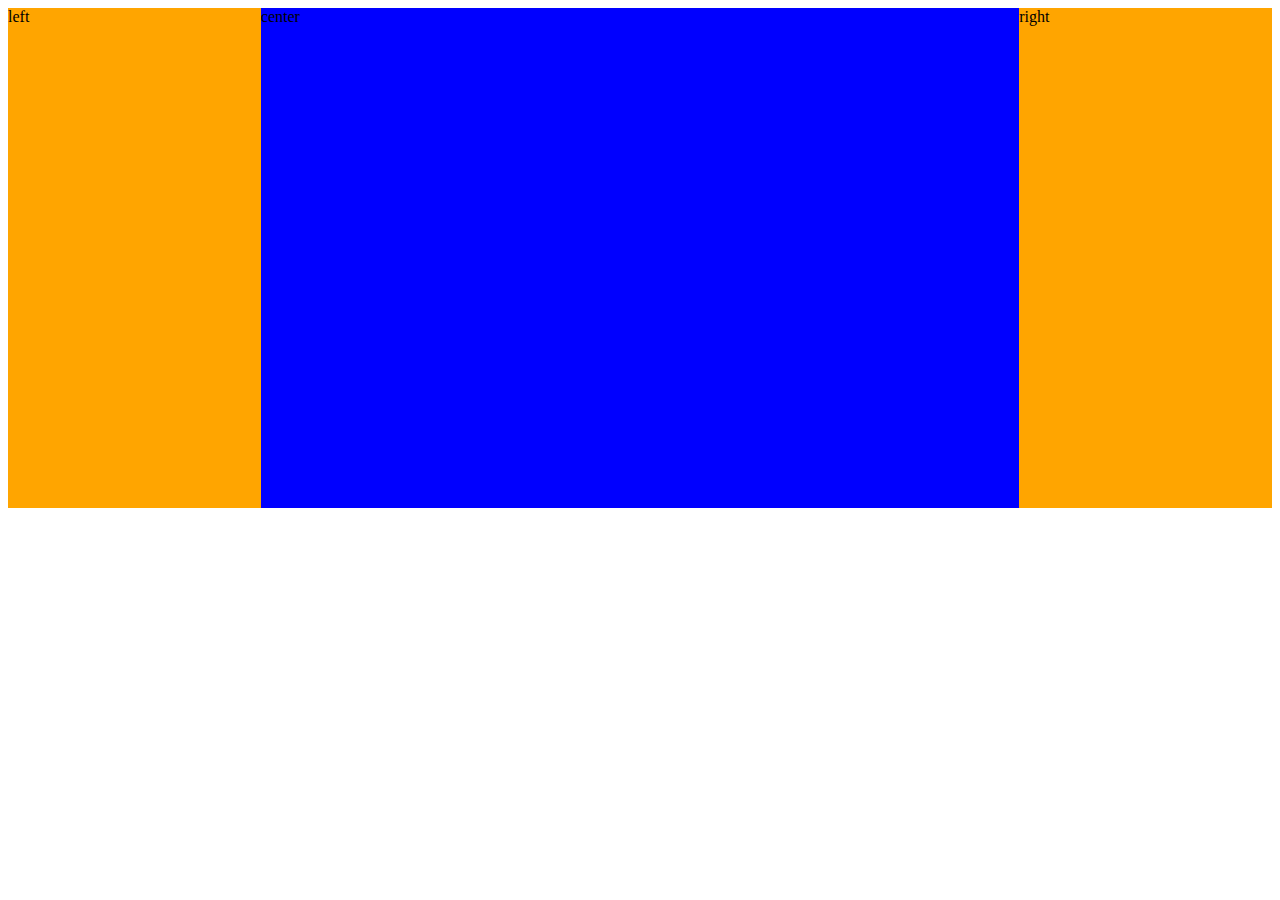
<file: example.html>
<!DOCTYPE html>
<head>
  <title> 3 week 3 pages </title>
  <meta charset="utf-8">
  <link rel="stylesheet" >
  <style>
  .left, .right {
    background-color: orange;
    width:20%;
  }

  .center {
    background-color: blue;
    width:60%
  }

  div {
    height:500px;
  }
  body {
    display:flex;
  }

  @media screen and (max-width:768px) {
    div  {

    }
  }
  </style>
</head>
<body >
  <div class="left">left</div>
  <div class="center">center</div>
  <div class="right">right</div>

</body>

</html>
</file>
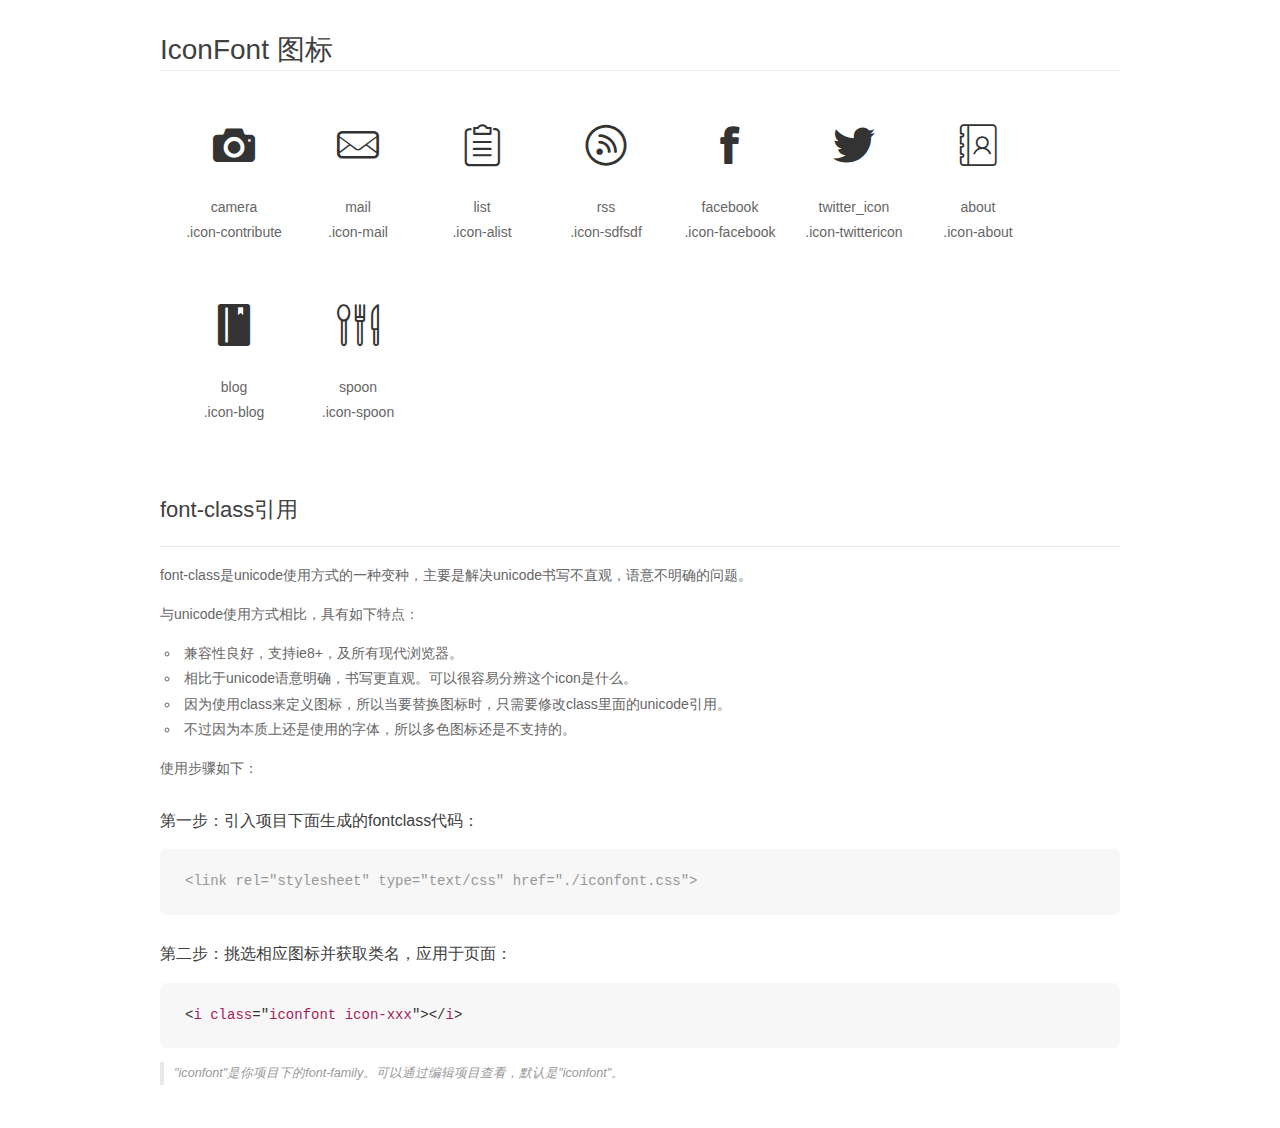
<file: iconFont/demo_fontclass.html>
<!DOCTYPE html>
<html>
<head>
    <meta charset="utf-8"/>
    <title>IconFont</title>
    <link rel="stylesheet" href="demo.css">
    <link rel="stylesheet" href="iconfont.css">
</head>
<body>
    <div class="main markdown">
        <h1>IconFont 图标</h1>
        <ul class="icon_lists clear">
            
                <li>
                <i class="icon iconfont icon-contribute"></i>
                    <div class="name">camera</div>
                    <div class="fontclass">.icon-contribute</div>
                </li>
            
                <li>
                <i class="icon iconfont icon-mail"></i>
                    <div class="name">mail</div>
                    <div class="fontclass">.icon-mail</div>
                </li>
            
                <li>
                <i class="icon iconfont icon-alist"></i>
                    <div class="name">list</div>
                    <div class="fontclass">.icon-alist</div>
                </li>
            
                <li>
                <i class="icon iconfont icon-sdfsdf"></i>
                    <div class="name">rss</div>
                    <div class="fontclass">.icon-sdfsdf</div>
                </li>
            
                <li>
                <i class="icon iconfont icon-facebook"></i>
                    <div class="name">facebook</div>
                    <div class="fontclass">.icon-facebook</div>
                </li>
            
                <li>
                <i class="icon iconfont icon-twittericon"></i>
                    <div class="name">twitter_icon</div>
                    <div class="fontclass">.icon-twittericon</div>
                </li>
            
                <li>
                <i class="icon iconfont icon-about"></i>
                    <div class="name">about</div>
                    <div class="fontclass">.icon-about</div>
                </li>
            
                <li>
                <i class="icon iconfont icon-blog"></i>
                    <div class="name">blog</div>
                    <div class="fontclass">.icon-blog</div>
                </li>
            
                <li>
                <i class="icon iconfont icon-spoon"></i>
                    <div class="name">spoon</div>
                    <div class="fontclass">.icon-spoon</div>
                </li>
            
        </ul>

        <h2 id="font-class-">font-class引用</h2>
        <hr>

        <p>font-class是unicode使用方式的一种变种，主要是解决unicode书写不直观，语意不明确的问题。</p>
        <p>与unicode使用方式相比，具有如下特点：</p>
        <ul>
        <li>兼容性良好，支持ie8+，及所有现代浏览器。</li>
        <li>相比于unicode语意明确，书写更直观。可以很容易分辨这个icon是什么。</li>
        <li>因为使用class来定义图标，所以当要替换图标时，只需要修改class里面的unicode引用。</li>
        <li>不过因为本质上还是使用的字体，所以多色图标还是不支持的。</li>
        </ul>
        <p>使用步骤如下：</p>
        <h3 id="-fontclass-">第一步：引入项目下面生成的fontclass代码：</h3>


        <pre><code class="lang-js hljs javascript"><span class="hljs-comment">&lt;link rel="stylesheet" type="text/css" href="./iconfont.css"&gt;</span></code></pre>
        <h3 id="-">第二步：挑选相应图标并获取类名，应用于页面：</h3>
        <pre><code class="lang-css hljs">&lt;<span class="hljs-selector-tag">i</span> <span class="hljs-selector-tag">class</span>="<span class="hljs-selector-tag">iconfont</span> <span class="hljs-selector-tag">icon-xxx</span>"&gt;&lt;/<span class="hljs-selector-tag">i</span>&gt;</code></pre>
        <blockquote>
        <p>"iconfont"是你项目下的font-family。可以通过编辑项目查看，默认是"iconfont"。</p>
        </blockquote>
    </div>
</body>
</html>
</file>
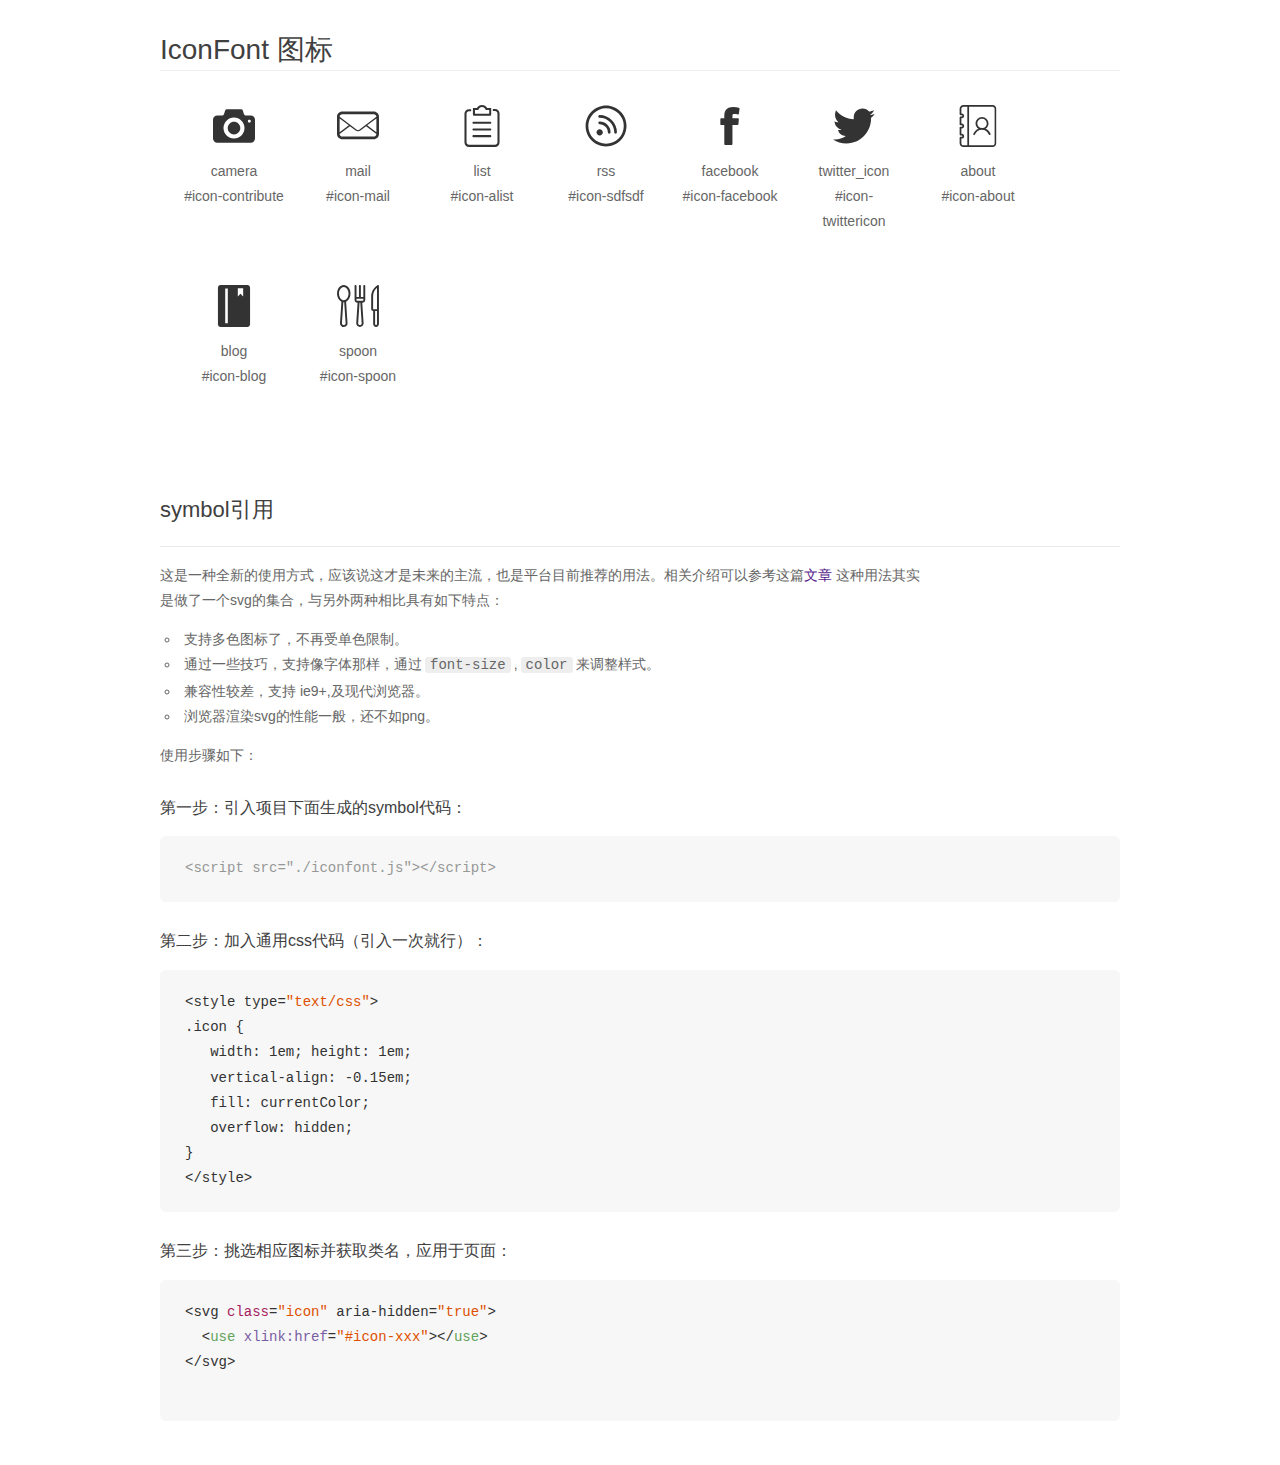
<file: iconFont/demo_symbol.html>
<!DOCTYPE html>
<html>
<head>
    <meta charset="utf-8"/>
    <title>IconFont</title>
    <link rel="stylesheet" href="demo.css">
    <script src="iconfont.js"></script>

    <style type="text/css">
        .icon {
          /* 通过设置 font-size 来改变图标大小 */
          width: 1em; height: 1em;
          /* 图标和文字相邻时，垂直对齐 */
          vertical-align: -0.15em;
          /* 通过设置 color 来改变 SVG 的颜色/fill */
          fill: currentColor;
          /* path 和 stroke 溢出 viewBox 部分在 IE 下会显示
             normalize.css 中也包含这行 */
          overflow: hidden;
        }

    </style>
</head>
<body>
    <div class="main markdown">
        <h1>IconFont 图标</h1>
        <ul class="icon_lists clear">
            
                <li>
                    <svg class="icon" aria-hidden="true">
                        <use xlink:href="#icon-contribute"></use>
                    </svg>
                    <div class="name">camera</div>
                    <div class="fontclass">#icon-contribute</div>
                </li>
            
                <li>
                    <svg class="icon" aria-hidden="true">
                        <use xlink:href="#icon-mail"></use>
                    </svg>
                    <div class="name">mail</div>
                    <div class="fontclass">#icon-mail</div>
                </li>
            
                <li>
                    <svg class="icon" aria-hidden="true">
                        <use xlink:href="#icon-alist"></use>
                    </svg>
                    <div class="name">list</div>
                    <div class="fontclass">#icon-alist</div>
                </li>
            
                <li>
                    <svg class="icon" aria-hidden="true">
                        <use xlink:href="#icon-sdfsdf"></use>
                    </svg>
                    <div class="name">rss</div>
                    <div class="fontclass">#icon-sdfsdf</div>
                </li>
            
                <li>
                    <svg class="icon" aria-hidden="true">
                        <use xlink:href="#icon-facebook"></use>
                    </svg>
                    <div class="name">facebook</div>
                    <div class="fontclass">#icon-facebook</div>
                </li>
            
                <li>
                    <svg class="icon" aria-hidden="true">
                        <use xlink:href="#icon-twittericon"></use>
                    </svg>
                    <div class="name">twitter_icon</div>
                    <div class="fontclass">#icon-twittericon</div>
                </li>
            
                <li>
                    <svg class="icon" aria-hidden="true">
                        <use xlink:href="#icon-about"></use>
                    </svg>
                    <div class="name">about</div>
                    <div class="fontclass">#icon-about</div>
                </li>
            
                <li>
                    <svg class="icon" aria-hidden="true">
                        <use xlink:href="#icon-blog"></use>
                    </svg>
                    <div class="name">blog</div>
                    <div class="fontclass">#icon-blog</div>
                </li>
            
                <li>
                    <svg class="icon" aria-hidden="true">
                        <use xlink:href="#icon-spoon"></use>
                    </svg>
                    <div class="name">spoon</div>
                    <div class="fontclass">#icon-spoon</div>
                </li>
            
        </ul>


        <h2 id="symbol-">symbol引用</h2>
        <hr>

        <p>这是一种全新的使用方式，应该说这才是未来的主流，也是平台目前推荐的用法。相关介绍可以参考这篇<a href="">文章</a>
        这种用法其实是做了一个svg的集合，与另外两种相比具有如下特点：</p>
        <ul>
          <li>支持多色图标了，不再受单色限制。</li>
          <li>通过一些技巧，支持像字体那样，通过<code>font-size</code>,<code>color</code>来调整样式。</li>
          <li>兼容性较差，支持 ie9+,及现代浏览器。</li>
          <li>浏览器渲染svg的性能一般，还不如png。</li>
        </ul>
        <p>使用步骤如下：</p>
        <h3 id="-symbol-">第一步：引入项目下面生成的symbol代码：</h3>
        <pre><code class="lang-js hljs javascript"><span class="hljs-comment">&lt;script src="./iconfont.js"&gt;&lt;/script&gt;</span></code></pre>
        <h3 id="-css-">第二步：加入通用css代码（引入一次就行）：</h3>
        <pre><code class="lang-js hljs javascript">&lt;style type=<span class="hljs-string">"text/css"</span>&gt;
.icon {
   width: <span class="hljs-number">1</span>em; height: <span class="hljs-number">1</span>em;
   vertical-align: <span class="hljs-number">-0.15</span>em;
   fill: currentColor;
   overflow: hidden;
}
&lt;<span class="hljs-regexp">/style&gt;</span></code></pre>
        <h3 id="-">第三步：挑选相应图标并获取类名，应用于页面：</h3>
        <pre><code class="lang-js hljs javascript">&lt;svg <span class="hljs-class"><span class="hljs-keyword">class</span></span>=<span class="hljs-string">"icon"</span> aria-hidden=<span class="hljs-string">"true"</span>&gt;<span class="xml"><span class="hljs-tag">
  &lt;<span class="hljs-name">use</span> <span class="hljs-attr">xlink:href</span>=<span class="hljs-string">"#icon-xxx"</span>&gt;</span><span class="hljs-tag">&lt;/<span class="hljs-name">use</span>&gt;</span>
</span>&lt;<span class="hljs-regexp">/svg&gt;
        </span></code></pre>
    </div>
</body>
</html>
</file>
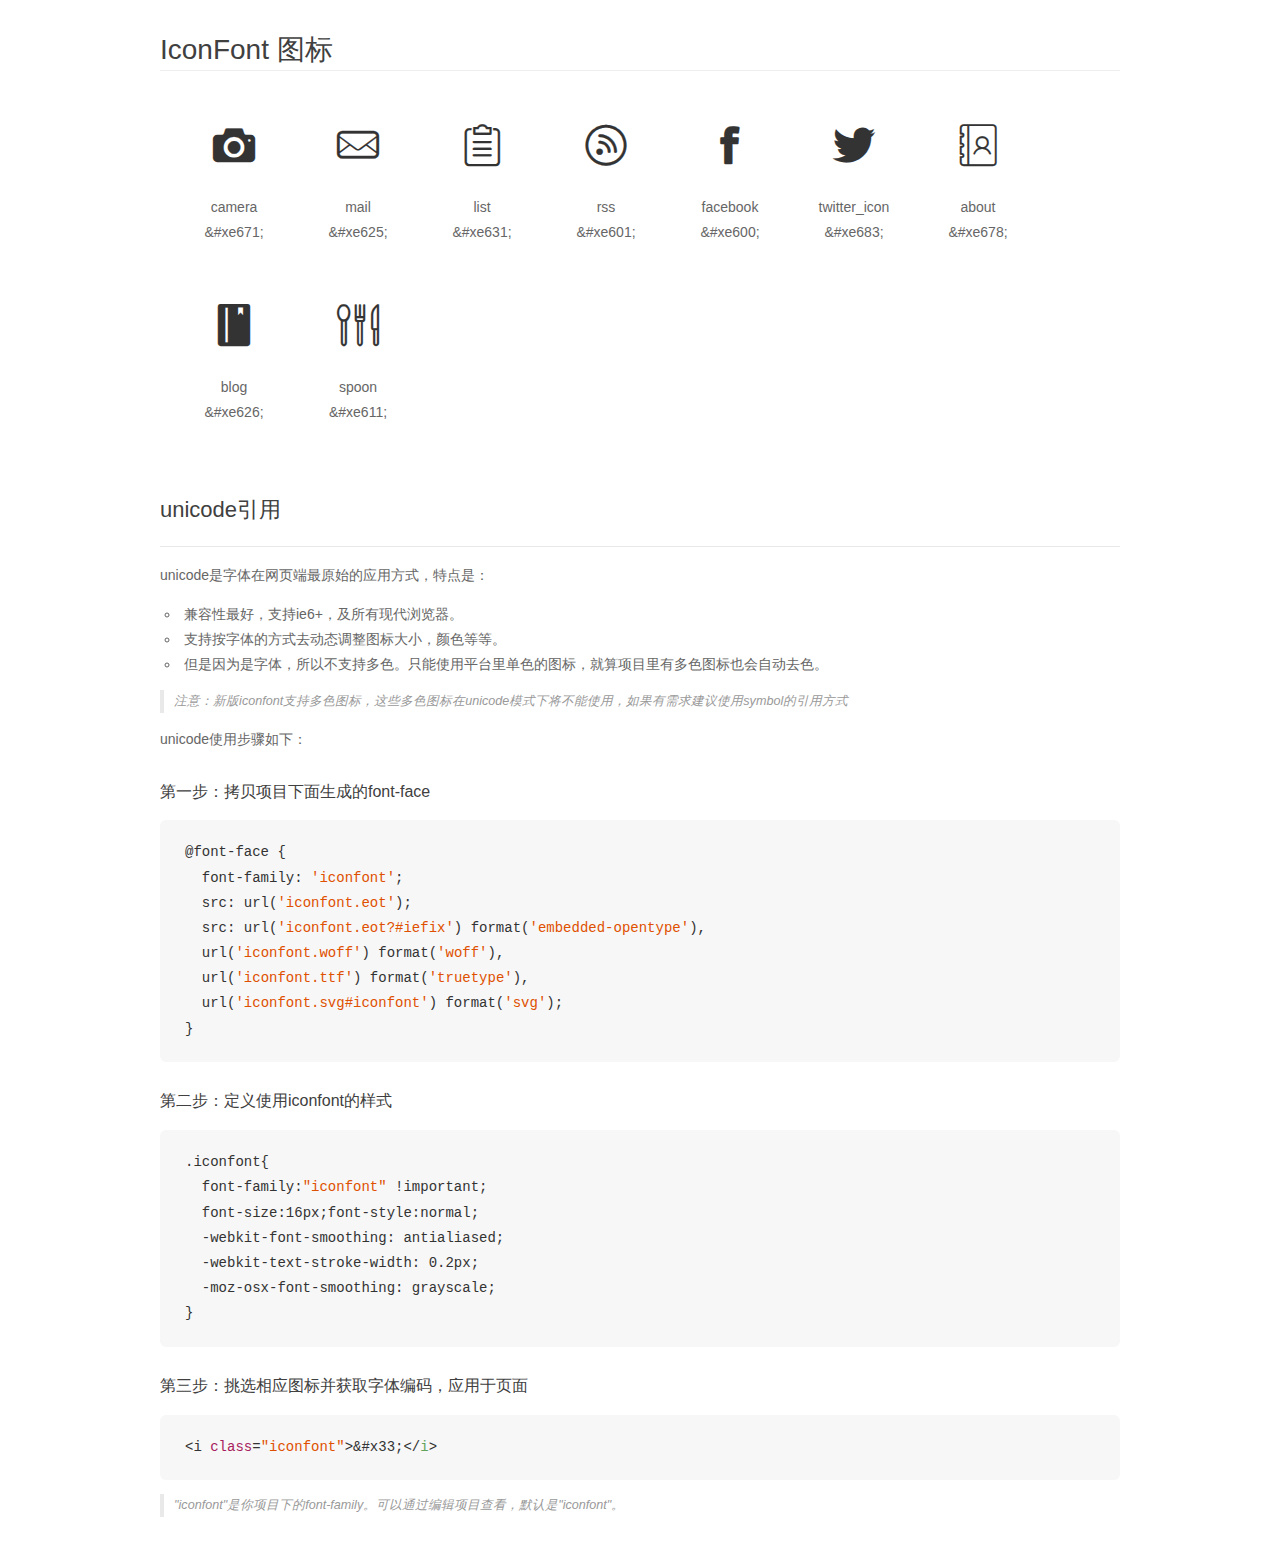
<file: iconFont/demo_unicode.html>
<!DOCTYPE html>
<html>
<head>
    <meta charset="utf-8"/>
    <title>IconFont</title>
    <link rel="stylesheet" href="demo.css">

    <style type="text/css">

        @font-face {font-family: "iconfont";
          src: url('iconfont.eot'); /* IE9*/
          src: url('iconfont.eot#iefix') format('embedded-opentype'), /* IE6-IE8 */
          url('iconfont.woff') format('woff'), /* chrome, firefox */
          url('iconfont.ttf') format('truetype'), /* chrome, firefox, opera, Safari, Android, iOS 4.2+*/
          url('iconfont.svg#iconfont') format('svg'); /* iOS 4.1- */
        }

        .iconfont {
          font-family:"iconfont" !important;
          font-size:16px;
          font-style:normal;
          -webkit-font-smoothing: antialiased;
          -webkit-text-stroke-width: 0.2px;
          -moz-osx-font-smoothing: grayscale;
        }

    </style>
</head>
<body>
    <div class="main markdown">
        <h1>IconFont 图标</h1>
        <ul class="icon_lists clear">
            
                <li>
                <i class="icon iconfont">&#xe671;</i>
                    <div class="name">camera</div>
                    <div class="code">&amp;#xe671;</div>
                </li>
            
                <li>
                <i class="icon iconfont">&#xe625;</i>
                    <div class="name">mail</div>
                    <div class="code">&amp;#xe625;</div>
                </li>
            
                <li>
                <i class="icon iconfont">&#xe631;</i>
                    <div class="name">list</div>
                    <div class="code">&amp;#xe631;</div>
                </li>
            
                <li>
                <i class="icon iconfont">&#xe601;</i>
                    <div class="name">rss</div>
                    <div class="code">&amp;#xe601;</div>
                </li>
            
                <li>
                <i class="icon iconfont">&#xe600;</i>
                    <div class="name">facebook</div>
                    <div class="code">&amp;#xe600;</div>
                </li>
            
                <li>
                <i class="icon iconfont">&#xe683;</i>
                    <div class="name">twitter_icon</div>
                    <div class="code">&amp;#xe683;</div>
                </li>
            
                <li>
                <i class="icon iconfont">&#xe678;</i>
                    <div class="name">about</div>
                    <div class="code">&amp;#xe678;</div>
                </li>
            
                <li>
                <i class="icon iconfont">&#xe626;</i>
                    <div class="name">blog</div>
                    <div class="code">&amp;#xe626;</div>
                </li>
            
                <li>
                <i class="icon iconfont">&#xe611;</i>
                    <div class="name">spoon</div>
                    <div class="code">&amp;#xe611;</div>
                </li>
            
        </ul>
        <h2 id="unicode-">unicode引用</h2>
        <hr>

        <p>unicode是字体在网页端最原始的应用方式，特点是：</p>
        <ul>
        <li>兼容性最好，支持ie6+，及所有现代浏览器。</li>
        <li>支持按字体的方式去动态调整图标大小，颜色等等。</li>
        <li>但是因为是字体，所以不支持多色。只能使用平台里单色的图标，就算项目里有多色图标也会自动去色。</li>
        </ul>
        <blockquote>
        <p>注意：新版iconfont支持多色图标，这些多色图标在unicode模式下将不能使用，如果有需求建议使用symbol的引用方式</p>
        </blockquote>
        <p>unicode使用步骤如下：</p>
        <h3 id="-font-face">第一步：拷贝项目下面生成的font-face</h3>
        <pre><code class="lang-js hljs javascript">@font-face {
  font-family: <span class="hljs-string">'iconfont'</span>;
  src: url(<span class="hljs-string">'iconfont.eot'</span>);
  src: url(<span class="hljs-string">'iconfont.eot?#iefix'</span>) format(<span class="hljs-string">'embedded-opentype'</span>),
  url(<span class="hljs-string">'iconfont.woff'</span>) format(<span class="hljs-string">'woff'</span>),
  url(<span class="hljs-string">'iconfont.ttf'</span>) format(<span class="hljs-string">'truetype'</span>),
  url(<span class="hljs-string">'iconfont.svg#iconfont'</span>) format(<span class="hljs-string">'svg'</span>);
}
</code></pre>
        <h3 id="-iconfont-">第二步：定义使用iconfont的样式</h3>
        <pre><code class="lang-js hljs javascript">.iconfont{
  font-family:<span class="hljs-string">"iconfont"</span> !important;
  font-size:<span class="hljs-number">16</span>px;font-style:normal;
  -webkit-font-smoothing: antialiased;
  -webkit-text-stroke-width: <span class="hljs-number">0.2</span>px;
  -moz-osx-font-smoothing: grayscale;
}
</code></pre>
        <h3 id="-">第三步：挑选相应图标并获取字体编码，应用于页面</h3>
        <pre><code class="lang-js hljs javascript">&lt;i <span class="hljs-class"><span class="hljs-keyword">class</span></span>=<span class="hljs-string">"iconfont"</span>&gt;&amp;#x33;<span class="xml"><span class="hljs-tag">&lt;/<span class="hljs-name">i</span>&gt;</span></span></code></pre>

        <blockquote>
        <p>"iconfont"是你项目下的font-family。可以通过编辑项目查看，默认是"iconfont"。</p>
        </blockquote>
    </div>


</body>
</html>
</file>
<file: iconFont/iconfont.css>
@font-face {font-family: "iconfont";
  src: url('iconfont.eot?t=1505050634915'); /* IE9*/
  src: url('iconfont.eot?t=1505050634915#iefix') format('embedded-opentype'), /* IE6-IE8 */
  url('[data-uri]') format('woff'),
  url('iconfont.ttf?t=1505050634915') format('truetype'), /* chrome, firefox, opera, Safari, Android, iOS 4.2+*/
  url('iconfont.svg?t=1505050634915#iconfont') format('svg'); /* iOS 4.1- */
}

.iconfont {
  font-family:"iconfont" !important;
  font-size:16px;
  font-style:normal;
  -webkit-font-smoothing: antialiased;
  -moz-osx-font-smoothing: grayscale;
}

.icon-contribute:before { content: "\e671"; }

.icon-mail:before { content: "\e625"; }

.icon-alist:before { content: "\e631"; }

.icon-sdfsdf:before { content: "\e601"; }

.icon-facebook:before { content: "\e600"; }

.icon-twittericon:before { content: "\e683"; }

.icon-about:before { content: "\e678"; }

.icon-blog:before { content: "\e626"; }

.icon-spoon:before { content: "\e611"; }
</file>
<file: iconFont/demo.css>
*{margin: 0;padding: 0;list-style: none;}
/*
KISSY CSS Reset
理念：1. reset 的目的不是清除浏览器的默认样式，这仅是部分工作。清除和重置是紧密不可分的。
2. reset 的目的不是让默认样式在所有浏览器下一致，而是减少默认样式有可能带来的问题。
3. reset 期望提供一套普适通用的基础样式。但没有银弹，推荐根据具体需求，裁剪和修改后再使用。
特色：1. 适应中文；2. 基于最新主流浏览器。
维护：玉伯<lifesinger@gmail.com>, 正淳<ragecarrier@gmail.com>
 */

/** 清除内外边距 **/
body, h1, h2, h3, h4, h5, h6, hr, p, blockquote, /* structural elements 结构元素 */
dl, dt, dd, ul, ol, li, /* list elements 列表元素 */
pre, /* text formatting elements 文本格式元素 */
form, fieldset, legend, button, input, textarea, /* form elements 表单元素 */
th, td /* table elements 表格元素 */ {
  margin: 0;
  padding: 0;
}

/** 设置默认字体 **/
body,
button, input, select, textarea /* for ie */ {
  font: 12px/1.5 tahoma, arial, \5b8b\4f53, sans-serif;
}
h1, h2, h3, h4, h5, h6 { font-size: 100%; }
address, cite, dfn, em, var { font-style: normal; } /* 将斜体扶正 */
code, kbd, pre, samp { font-family: courier new, courier, monospace; } /* 统一等宽字体 */
small { font-size: 12px; } /* 小于 12px 的中文很难阅读，让 small 正常化 */

/** 重置列表元素 **/
ul, ol { list-style: none; }

/** 重置文本格式元素 **/
a { text-decoration: none; }
a:hover { text-decoration: underline; }


/** 重置表单元素 **/
legend { color: #000; } /* for ie6 */
fieldset, img { border: 0; } /* img 搭车：让链接里的 img 无边框 */
button, input, select, textarea { font-size: 100%; } /* 使得表单元素在 ie 下能继承字体大小 */
/* 注：optgroup 无法扶正 */

/** 重置表格元素 **/
table { border-collapse: collapse; border-spacing: 0; }

/* 清除浮动 */
.ks-clear:after, .clear:after {
  content: '\20';
  display: block;
  height: 0;
  clear: both;
}
.ks-clear, .clear {
  *zoom: 1;
}

.main {
  padding: 30px 100px;
width: 960px;
margin: 0 auto;
}
.main h1{font-size:36px; color:#333; text-align:left;margin-bottom:30px; border-bottom: 1px solid #eee;}

.helps{margin-top:40px;}
.helps pre{
  padding:20px;
  margin:10px 0;
  border:solid 1px #e7e1cd;
  background-color: #fffdef;
  overflow: auto;
}

.icon_lists{
  width: 100% !important;

}

.icon_lists li{
  float:left;
  width: 100px;
  height:180px;
  text-align: center;
  list-style: none !important;
}
.icon_lists .icon{
  font-size: 42px;
  line-height: 100px;
  margin: 10px 0;
  color:#333;
  -webkit-transition: font-size 0.25s ease-out 0s;
  -moz-transition: font-size 0.25s ease-out 0s;
  transition: font-size 0.25s ease-out 0s;

}
.icon_lists .icon:hover{
  font-size: 100px;
}



.markdown {
  color: #666;
  font-size: 14px;
  line-height: 1.8;
}

.highlight {
  line-height: 1.5;
}

.markdown img {
  vertical-align: middle;
  max-width: 100%;
}

.markdown h1 {
  color: #404040;
  font-weight: 500;
  line-height: 40px;
  margin-bottom: 24px;
}

.markdown h2,
.markdown h3,
.markdown h4,
.markdown h5,
.markdown h6 {
  color: #404040;
  margin: 1.6em 0 0.6em 0;
  font-weight: 500;
  clear: both;
}

.markdown h1 {
  font-size: 28px;
}

.markdown h2 {
  font-size: 22px;
}

.markdown h3 {
  font-size: 16px;
}

.markdown h4 {
  font-size: 14px;
}

.markdown h5 {
  font-size: 12px;
}

.markdown h6 {
  font-size: 12px;
}

.markdown hr {
  height: 1px;
  border: 0;
  background: #e9e9e9;
  margin: 16px 0;
  clear: both;
}

.markdown p,
.markdown pre {
  margin: 1em 0;
}

.markdown > p,
.markdown > blockquote,
.markdown > .highlight,
.markdown > ol,
.markdown > ul {
  width: 80%;
}

.markdown ul > li {
  list-style: circle;
}

.markdown > ul li,
.markdown blockquote ul > li {
  margin-left: 20px;
  padding-left: 4px;
}

.markdown > ul li p,
.markdown > ol li p {
  margin: 0.6em 0;
}

.markdown ol > li {
  list-style: decimal;
}

.markdown > ol li,
.markdown blockquote ol > li {
  margin-left: 20px;
  padding-left: 4px;
}

.markdown code {
  margin: 0 3px;
  padding: 0 5px;
  background: #eee;
  border-radius: 3px;
}

.markdown pre {
  border-radius: 6px;
  background: #f7f7f7;
  padding: 20px;
}

.markdown pre code {
  border: none;
  background: #f7f7f7;
  margin: 0;
}

.markdown strong,
.markdown b {
  font-weight: 600;
}

.markdown > table {
  border-collapse: collapse;
  border-spacing: 0px;
  empty-cells: show;
  border: 1px solid #e9e9e9;
  width: 95%;
  margin-bottom: 24px;
}

.markdown > table th {
  white-space: nowrap;
  color: #333;
  font-weight: 600;

}

.markdown > table th,
.markdown > table td {
  border: 1px solid #e9e9e9;
  padding: 8px 16px;
  text-align: left;
}

.markdown > table th {
  background: #F7F7F7;
}

.markdown blockquote {
  font-size: 90%;
  color: #999;
  border-left: 4px solid #e9e9e9;
  padding-left: 0.8em;
  margin: 1em 0;
  font-style: italic;
}

.markdown blockquote p {
  margin: 0;
}

.markdown .anchor {
  opacity: 0;
  transition: opacity 0.3s ease;
  margin-left: 8px;
}

.markdown .waiting {
  color: #ccc;
}

.markdown h1:hover .anchor,
.markdown h2:hover .anchor,
.markdown h3:hover .anchor,
.markdown h4:hover .anchor,
.markdown h5:hover .anchor,
.markdown h6:hover .anchor {
  opacity: 1;
  display: inline-block;
}

.markdown > br,
.markdown > p > br {
  clear: both;
}


.hljs {
  display: block;
  background: white;
  padding: 0.5em;
  color: #333333;
  overflow-x: auto;
}

.hljs-comment,
.hljs-meta {
  color: #969896;
}

.hljs-string,
.hljs-variable,
.hljs-template-variable,
.hljs-strong,
.hljs-emphasis,
.hljs-quote {
  color: #df5000;
}

.hljs-keyword,
.hljs-selector-tag,
.hljs-type {
  color: #a71d5d;
}

.hljs-literal,
.hljs-symbol,
.hljs-bullet,
.hljs-attribute {
  color: #0086b3;
}

.hljs-section,
.hljs-name {
  color: #63a35c;
}

.hljs-tag {
  color: #333333;
}

.hljs-title,
.hljs-attr,
.hljs-selector-id,
.hljs-selector-class,
.hljs-selector-attr,
.hljs-selector-pseudo {
  color: #795da3;
}

.hljs-addition {
  color: #55a532;
  background-color: #eaffea;
}

.hljs-deletion {
  color: #bd2c00;
  background-color: #ffecec;
}

.hljs-link {
  text-decoration: underline;
}

pre{
  background: #fff;
}
</file>
